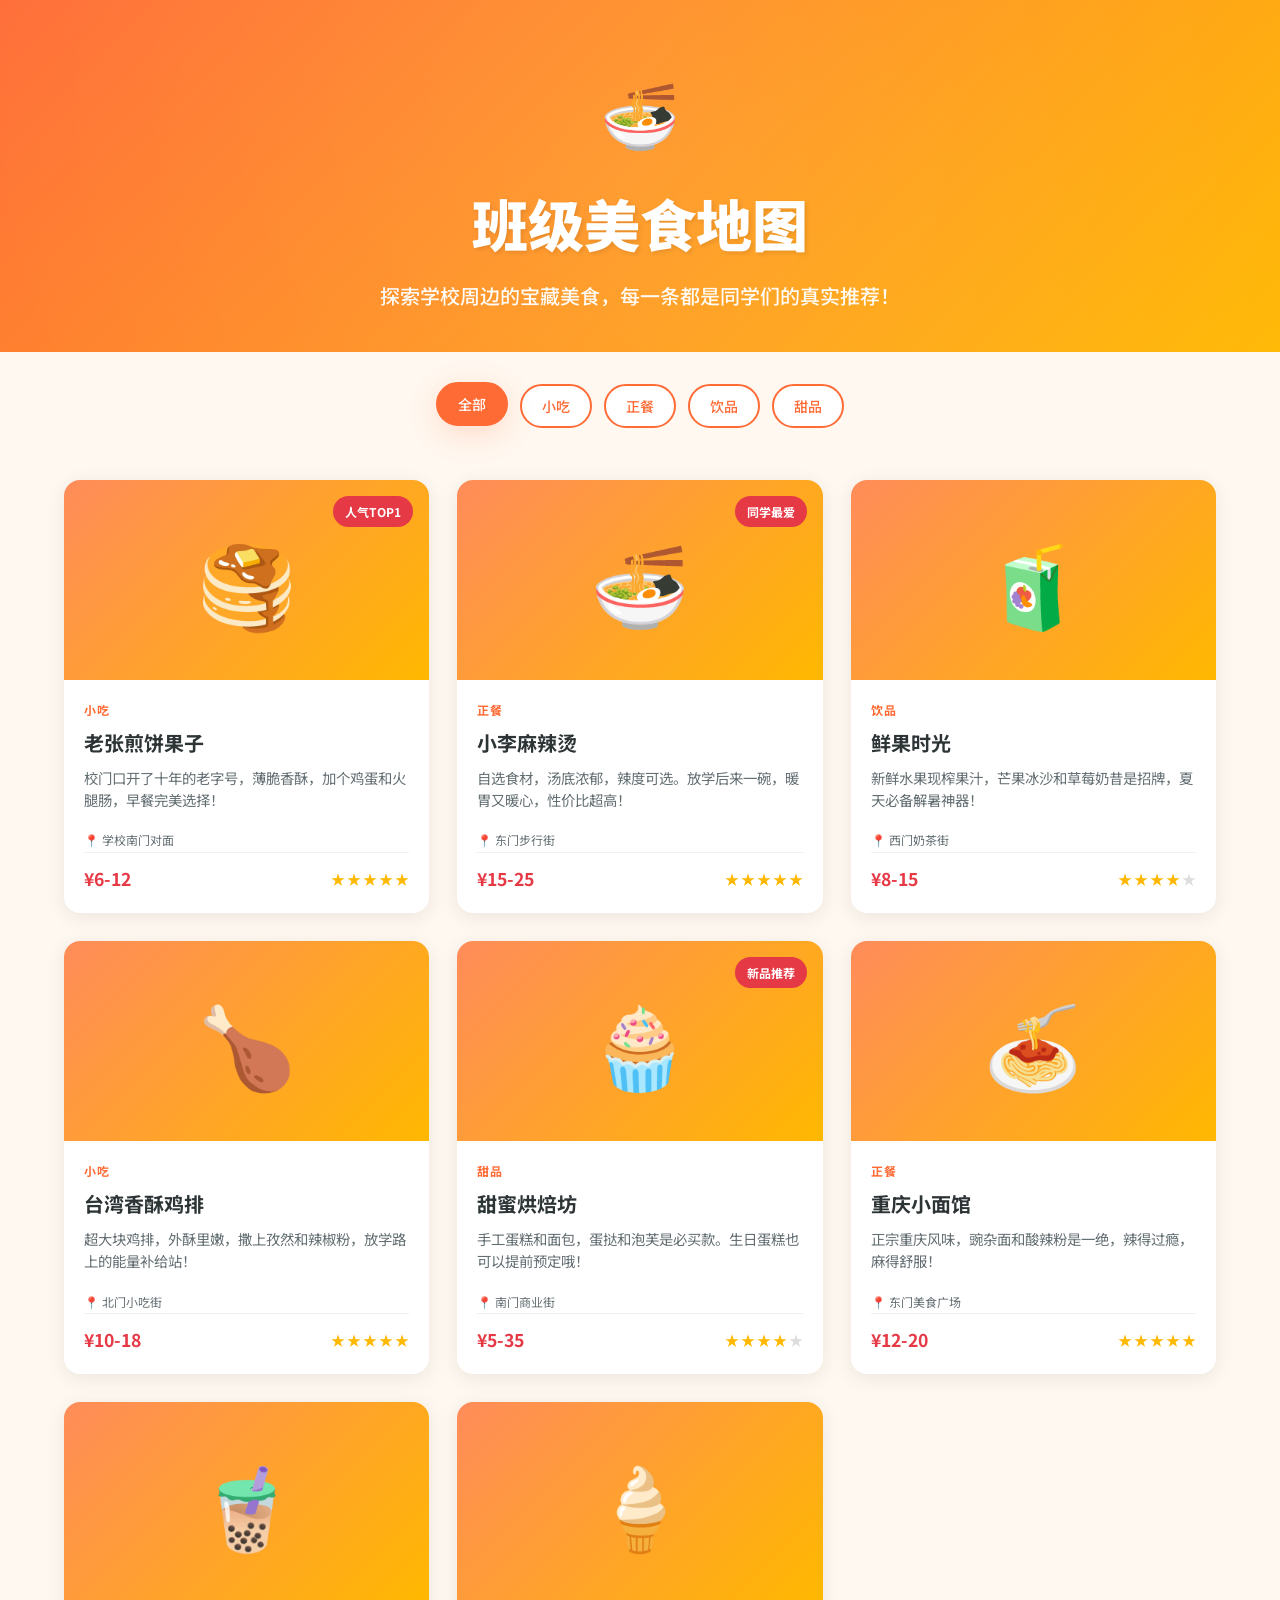
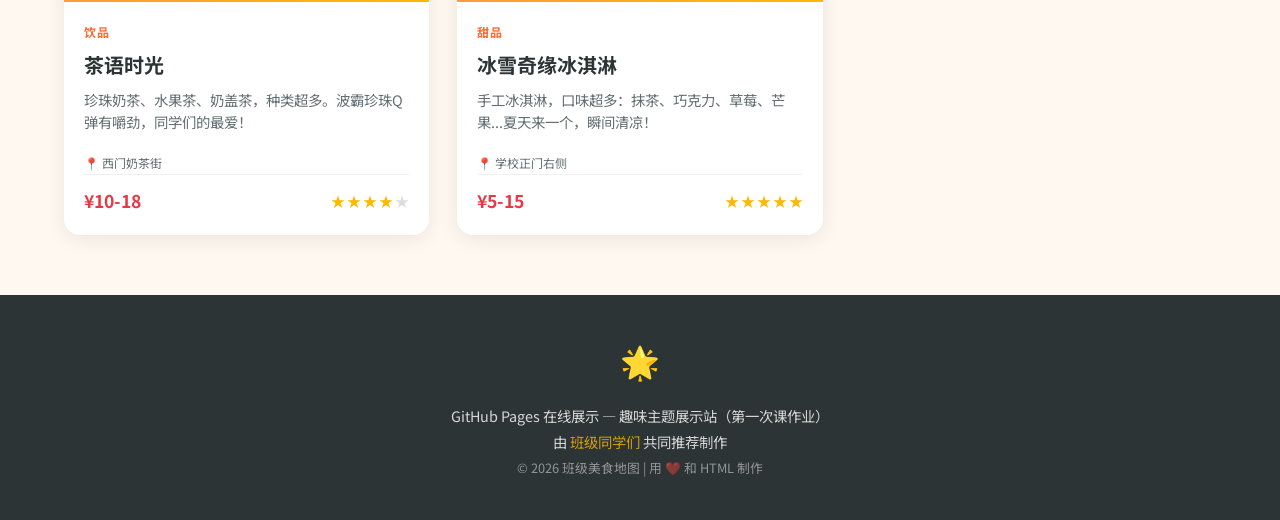
<file: food-map.html>
<!DOCTYPE html>
<html lang="zh-CN">
<head>
    <meta charset="UTF-8">
    <meta name="viewport" content="width=device-width, initial-scale=1.0">
    <title>班级美食地图 | 趣味主题展示站</title>
    <link rel="preconnect" href="https://fonts.googleapis.com">
    <link rel="preconnect" href="https://fonts.gstatic.com" crossorigin>
    <link href="https://fonts.googleapis.com/css2?family=Noto+Sans+SC:wght@400;500;700;900&display=swap" rel="stylesheet">
    <style>
        :root {
            --primary: #FF6B35;
            --primary-light: #FF8C5A;
            --secondary: #FFB800;
            --accent: #E63946;
            --bg: #FFF8F0;
            --card-bg: #FFFFFF;
            --text: #2D3436;
            --text-light: #636E72;
            --shadow: 0 4px 20px rgba(0, 0, 0, 0.08);
            --shadow-hover: 0 8px 30px rgba(255, 107, 53, 0.2);
            --radius: 16px;
            --transition: all 0.3s cubic-bezier(0.4, 0, 0.2, 1);
        }

        * {
            margin: 0;
            padding: 0;
            box-sizing: border-box;
        }

        body {
            font-family: 'Noto Sans SC', sans-serif;
            background: var(--bg);
            color: var(--text);
            line-height: 1.6;
            min-height: 100vh;
        }

        .container {
            max-width: 1200px;
            margin: 0 auto;
            padding: 0 24px;
        }

        header {
            background: linear-gradient(135deg, var(--primary) 0%, var(--secondary) 100%);
            padding: 60px 0 40px;
            text-align: center;
            position: relative;
            overflow: hidden;
        }

        header::before {
            content: '';
            position: absolute;
            top: -50%;
            left: -50%;
            width: 200%;
            height: 200%;
            background: radial-gradient(circle, rgba(255,255,255,0.1) 0%, transparent 70%);
            animation: float 20s infinite linear;
        }

        @keyframes float {
            0% { transform: rotate(0deg); }
            100% { transform: rotate(360deg); }
        }

        .header-content {
            position: relative;
            z-index: 1;
        }

        .header-icon {
            font-size: 64px;
            margin-bottom: 16px;
            display: inline-block;
            animation: bounce 2s infinite;
        }

        @keyframes bounce {
            0%, 100% { transform: translateY(0); }
            50% { transform: translateY(-10px); }
        }

        h1 {
            font-size: clamp(2rem, 5vw, 3.5rem);
            font-weight: 900;
            color: white;
            text-shadow: 2px 2px 4px rgba(0,0,0,0.1);
            margin-bottom: 12px;
        }

        .subtitle {
            font-size: clamp(1rem, 2.5vw, 1.25rem);
            color: rgba(255,255,255,0.95);
            font-weight: 500;
        }

        .filter-bar {
            display: flex;
            justify-content: center;
            gap: 12px;
            padding: 32px 0;
            flex-wrap: wrap;
        }

        .filter-btn {
            padding: 10px 20px;
            border: 2px solid var(--primary);
            background: white;
            color: var(--primary);
            border-radius: 50px;
            font-size: 14px;
            font-weight: 500;
            cursor: pointer;
            transition: var(--transition);
            font-family: inherit;
        }

        .filter-btn:hover,
        .filter-btn.active {
            background: var(--primary);
            color: white;
            transform: translateY(-2px);
            box-shadow: var(--shadow-hover);
        }

        .food-grid {
            display: grid;
            grid-template-columns: repeat(auto-fill, minmax(280px, 1fr));
            gap: 28px;
            padding: 20px 0 60px;
        }

        .food-card {
            background: var(--card-bg);
            border-radius: var(--radius);
            overflow: hidden;
            box-shadow: var(--shadow);
            transition: var(--transition);
            cursor: pointer;
            position: relative;
        }

        .food-card:hover {
            transform: translateY(-8px);
            box-shadow: var(--shadow-hover);
        }

        .food-card::after {
            content: '';
            position: absolute;
            top: 0;
            left: 0;
            right: 0;
            bottom: 0;
            background: linear-gradient(135deg, transparent 0%, rgba(255,107,53,0.05) 100%);
            opacity: 0;
            transition: var(--transition);
        }

        .food-card:hover::after {
            opacity: 1;
        }

        .card-image {
            width: 100%;
            height: 200px;
            object-fit: cover;
            display: block;
            background: linear-gradient(135deg, var(--primary-light) 0%, var(--secondary) 100%);
        }

        .card-image-container {
            width: 100%;
            height: 200px;
            display: flex;
            align-items: center;
            justify-content: center;
            font-size: 80px;
            background: linear-gradient(135deg, var(--primary-light) 0%, var(--secondary) 100%);
        }

        .card-badge {
            position: absolute;
            top: 16px;
            right: 16px;
            background: var(--accent);
            color: white;
            padding: 6px 12px;
            border-radius: 20px;
            font-size: 12px;
            font-weight: 700;
            z-index: 2;
        }

        .card-content {
            padding: 20px;
            position: relative;
            z-index: 1;
        }

        .card-category {
            font-size: 12px;
            color: var(--primary);
            font-weight: 700;
            text-transform: uppercase;
            letter-spacing: 1px;
            margin-bottom: 8px;
        }

        .card-title {
            font-size: 1.25rem;
            font-weight: 700;
            margin-bottom: 8px;
            color: var(--text);
        }

        .card-description {
            font-size: 0.9rem;
            color: var(--text-light);
            margin-bottom: 12px;
            line-height: 1.5;
        }

        .card-meta {
            display: flex;
            justify-content: space-between;
            align-items: center;
            padding-top: 12px;
            border-top: 1px solid #F0F0F0;
        }

        .card-price {
            font-size: 1.1rem;
            font-weight: 700;
            color: var(--accent);
        }

        .card-rating {
            display: flex;
            gap: 2px;
        }

        .star {
            color: var(--secondary);
            font-size: 14px;
        }

        .star.empty {
            color: #DDD;
        }

        .location-tag {
            display: inline-flex;
            align-items: center;
            gap: 4px;
            font-size: 12px;
            color: var(--text-light);
            margin-top: 8px;
        }

        footer {
            background: var(--text);
            color: white;
            text-align: center;
            padding: 40px 24px;
        }

        .footer-content {
            max-width: 600px;
            margin: 0 auto;
        }

        .footer-icon {
            font-size: 32px;
            margin-bottom: 16px;
        }

        .footer-text {
            font-size: 0.9rem;
            opacity: 0.8;
            line-height: 1.8;
        }

        .footer-link {
            color: var(--secondary);
            text-decoration: none;
            font-weight: 500;
        }

        .footer-link:hover {
            text-decoration: underline;
        }

        @media (max-width: 768px) {
            header {
                padding: 40px 0 30px;
            }

            .header-icon {
                font-size: 48px;
            }

            .food-grid {
                grid-template-columns: 1fr;
                gap: 20px;
                padding: 20px 0 40px;
            }

            .filter-bar {
                padding: 20px 0;
            }

            .filter-btn {
                padding: 8px 16px;
                font-size: 13px;
            }
        }

        @media (max-width: 480px) {
            .container {
                padding: 0 16px;
            }

            .card-image {
                height: 180px;
            }

            .card-content {
                padding: 16px;
            }
        }

        .fade-in {
            animation: fadeIn 0.6s ease-out forwards;
            opacity: 0;
        }

        @keyframes fadeIn {
            from {
                opacity: 0;
                transform: translateY(20px);
            }
            to {
                opacity: 1;
                transform: translateY(0);
            }
        }

        .food-card:nth-child(1) { animation-delay: 0.1s; }
        .food-card:nth-child(2) { animation-delay: 0.2s; }
        .food-card:nth-child(3) { animation-delay: 0.3s; }
        .food-card:nth-child(4) { animation-delay: 0.4s; }
        .food-card:nth-child(5) { animation-delay: 0.5s; }
        .food-card:nth-child(6) { animation-delay: 0.6s; }
        .food-card:nth-child(7) { animation-delay: 0.7s; }
        .food-card:nth-child(8) { animation-delay: 0.8s; }
    </style>
</head>
<body>
    <header>
        <div class="container header-content">
            <div class="header-icon">🍜</div>
            <h1>班级美食地图</h1>
            <p class="subtitle">探索学校周边的宝藏美食，每一条都是同学们的真实推荐！</p>
        </div>
    </header>

    <main class="container">
        <div class="filter-bar">
            <button class="filter-btn active" data-filter="all">全部</button>
            <button class="filter-btn" data-filter="snack">小吃</button>
            <button class="filter-btn" data-filter="meal">正餐</button>
            <button class="filter-btn" data-filter="drink">饮品</button>
            <button class="filter-btn" data-filter="dessert">甜品</button>
        </div>

        <div class="food-grid">
            <article class="food-card fade-in" data-category="snack">
                <span class="card-badge">人气TOP1</span>
                <div class="card-image-container">🥞</div>
                <div class="card-content">
                    <div class="card-category">小吃</div>
                    <h3 class="card-title">老张煎饼果子</h3>
                    <p class="card-description">校门口开了十年的老字号，薄脆香酥，加个鸡蛋和火腿肠，早餐完美选择！</p>
                    <div class="location-tag">📍 学校南门对面</div>
                    <div class="card-meta">
                        <span class="card-price">¥6-12</span>
                        <div class="card-rating">
                            <span class="star">★</span>
                            <span class="star">★</span>
                            <span class="star">★</span>
                            <span class="star">★</span>
                            <span class="star">★</span>
                        </div>
                    </div>
                </div>
            </article>

            <article class="food-card fade-in" data-category="meal">
                <span class="card-badge">同学最爱</span>
                <div class="card-image-container">🍜</div>
                <div class="card-content">
                    <div class="card-category">正餐</div>
                    <h3 class="card-title">小李麻辣烫</h3>
                    <p class="card-description">自选食材，汤底浓郁，辣度可选。放学后来一碗，暖胃又暖心，性价比超高！</p>
                    <div class="location-tag">📍 东门步行街</div>
                    <div class="card-meta">
                        <span class="card-price">¥15-25</span>
                        <div class="card-rating">
                            <span class="star">★</span>
                            <span class="star">★</span>
                            <span class="star">★</span>
                            <span class="star">★</span>
                            <span class="star">★</span>
                        </div>
                    </div>
                </div>
            </article>

            <article class="food-card fade-in" data-category="drink">
                <div class="card-image-container">🧃</div>
                <div class="card-content">
                    <div class="card-category">饮品</div>
                    <h3 class="card-title">鲜果时光</h3>
                    <p class="card-description">新鲜水果现榨果汁，芒果冰沙和草莓奶昔是招牌，夏天必备解暑神器！</p>
                    <div class="location-tag">📍 西门奶茶街</div>
                    <div class="card-meta">
                        <span class="card-price">¥8-15</span>
                        <div class="card-rating">
                            <span class="star">★</span>
                            <span class="star">★</span>
                            <span class="star">★</span>
                            <span class="star">★</span>
                            <span class="star empty">★</span>
                        </div>
                    </div>
                </div>
            </article>

            <article class="food-card fade-in" data-category="snack">
                <div class="card-image-container">🍗</div>
                <div class="card-content">
                    <div class="card-category">小吃</div>
                    <h3 class="card-title">台湾香酥鸡排</h3>
                    <p class="card-description">超大块鸡排，外酥里嫩，撒上孜然和辣椒粉，放学路上的能量补给站！</p>
                    <div class="location-tag">📍 北门小吃街</div>
                    <div class="card-meta">
                        <span class="card-price">¥10-18</span>
                        <div class="card-rating">
                            <span class="star">★</span>
                            <span class="star">★</span>
                            <span class="star">★</span>
                            <span class="star">★</span>
                            <span class="star">★</span>
                        </div>
                    </div>
                </div>
            </article>

            <article class="food-card fade-in" data-category="dessert">
                <span class="card-badge">新品推荐</span>
                <div class="card-image-container">🧁</div>
                <div class="card-content">
                    <div class="card-category">甜品</div>
                    <h3 class="card-title">甜蜜烘焙坊</h3>
                    <p class="card-description">手工蛋糕和面包，蛋挞和泡芙是必买款。生日蛋糕也可以提前预定哦！</p>
                    <div class="location-tag">📍 南门商业街</div>
                    <div class="card-meta">
                        <span class="card-price">¥5-35</span>
                        <div class="card-rating">
                            <span class="star">★</span>
                            <span class="star">★</span>
                            <span class="star">★</span>
                            <span class="star">★</span>
                            <span class="star empty">★</span>
                        </div>
                    </div>
                </div>
            </article>

            <article class="food-card fade-in" data-category="meal">
                <div class="card-image-container">🍝</div>
                <div class="card-content">
                    <div class="card-category">正餐</div>
                    <h3 class="card-title">重庆小面馆</h3>
                    <p class="card-description">正宗重庆风味，豌杂面和酸辣粉是一绝，辣得过瘾，麻得舒服！</p>
                    <div class="location-tag">📍 东门美食广场</div>
                    <div class="card-meta">
                        <span class="card-price">¥12-20</span>
                        <div class="card-rating">
                            <span class="star">★</span>
                            <span class="star">★</span>
                            <span class="star">★</span>
                            <span class="star">★</span>
                            <span class="star">★</span>
                        </div>
                    </div>
                </div>
            </article>

            <article class="food-card fade-in" data-category="drink">
                <div class="card-image-container">🧋</div>
                <div class="card-content">
                    <div class="card-category">饮品</div>
                    <h3 class="card-title">茶语时光</h3>
                    <p class="card-description">珍珠奶茶、水果茶、奶盖茶，种类超多。波霸珍珠Q弹有嚼劲，同学们的最爱！</p>
                    <div class="location-tag">📍 西门奶茶街</div>
                    <div class="card-meta">
                        <span class="card-price">¥10-18</span>
                        <div class="card-rating">
                            <span class="star">★</span>
                            <span class="star">★</span>
                            <span class="star">★</span>
                            <span class="star">★</span>
                            <span class="star empty">★</span>
                        </div>
                    </div>
                </div>
            </article>

            <article class="food-card fade-in" data-category="dessert">
                <div class="card-image-container">🍦</div>
                <div class="card-content">
                    <div class="card-category">甜品</div>
                    <h3 class="card-title">冰雪奇缘冰淇淋</h3>
                    <p class="card-description">手工冰淇淋，口味超多：抹茶、巧克力、草莓、芒果...夏天来一个，瞬间清凉！</p>
                    <div class="location-tag">📍 学校正门右侧</div>
                    <div class="card-meta">
                        <span class="card-price">¥5-15</span>
                        <div class="card-rating">
                            <span class="star">★</span>
                            <span class="star">★</span>
                            <span class="star">★</span>
                            <span class="star">★</span>
                            <span class="star">★</span>
                        </div>
                    </div>
                </div>
            </article>
        </div>
    </main>

    <footer>
        <div class="footer-content">
            <div class="footer-icon">🌟</div>
            <p class="footer-text">
                GitHub Pages 在线展示 — 趣味主题展示站（第一次课作业）<br>
                由 <span style="color: var(--secondary);">班级同学们</span> 共同推荐制作<br>
                <span style="font-size: 0.8rem; opacity: 0.6;">© 2026 班级美食地图 | 用 ❤️ 和 HTML 制作</span>
            </p>
        </div>
    </footer>

    <script>
        document.querySelectorAll('.filter-btn').forEach(btn => {
            btn.addEventListener('click', () => {
                document.querySelectorAll('.filter-btn').forEach(b => b.classList.remove('active'));
                btn.classList.add('active');
                
                const filter = btn.dataset.filter;
                document.querySelectorAll('.food-card').forEach(card => {
                    if (filter === 'all' || card.dataset.category === filter) {
                        card.style.display = 'block';
                        setTimeout(() => card.style.opacity = '1', 10);
                    } else {
                        card.style.opacity = '0';
                        setTimeout(() => card.style.display = 'none', 300);
                    }
                });
            });
        });
    </script>
</body>
</html>
</file>
